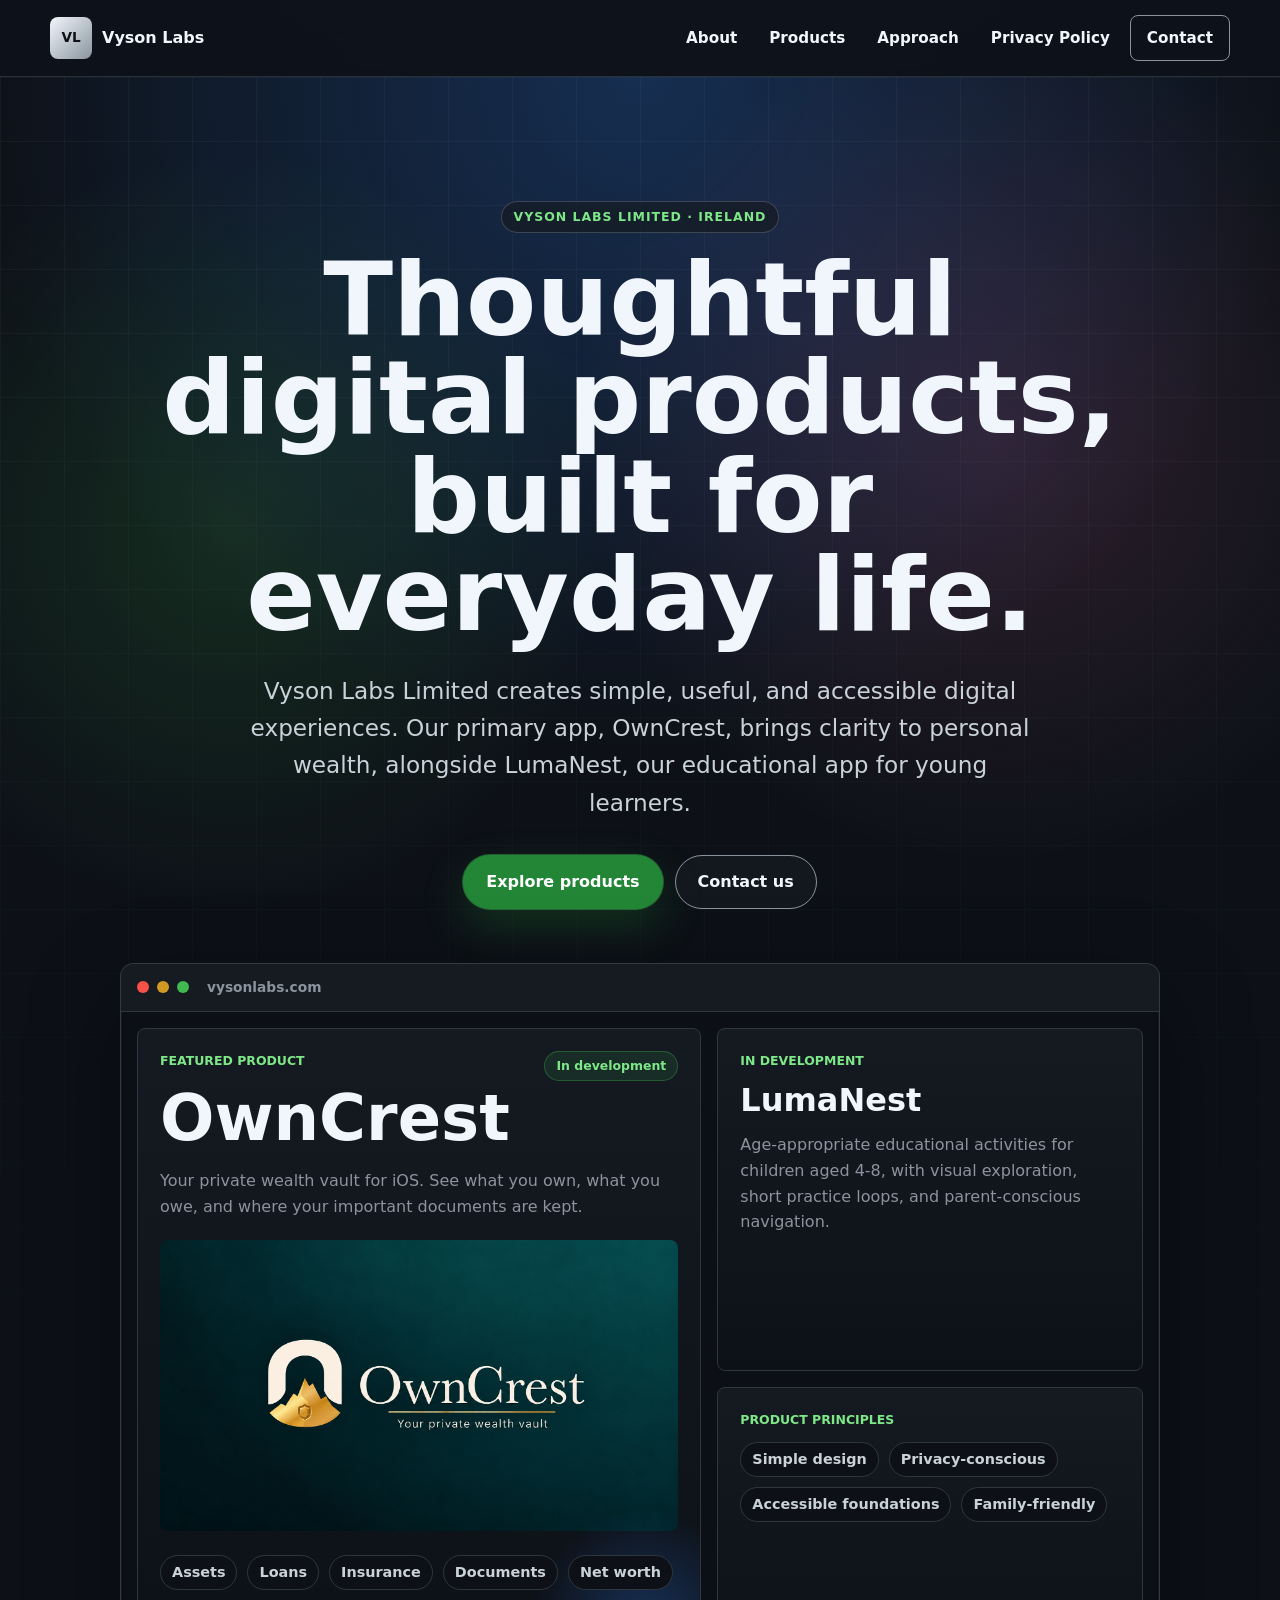
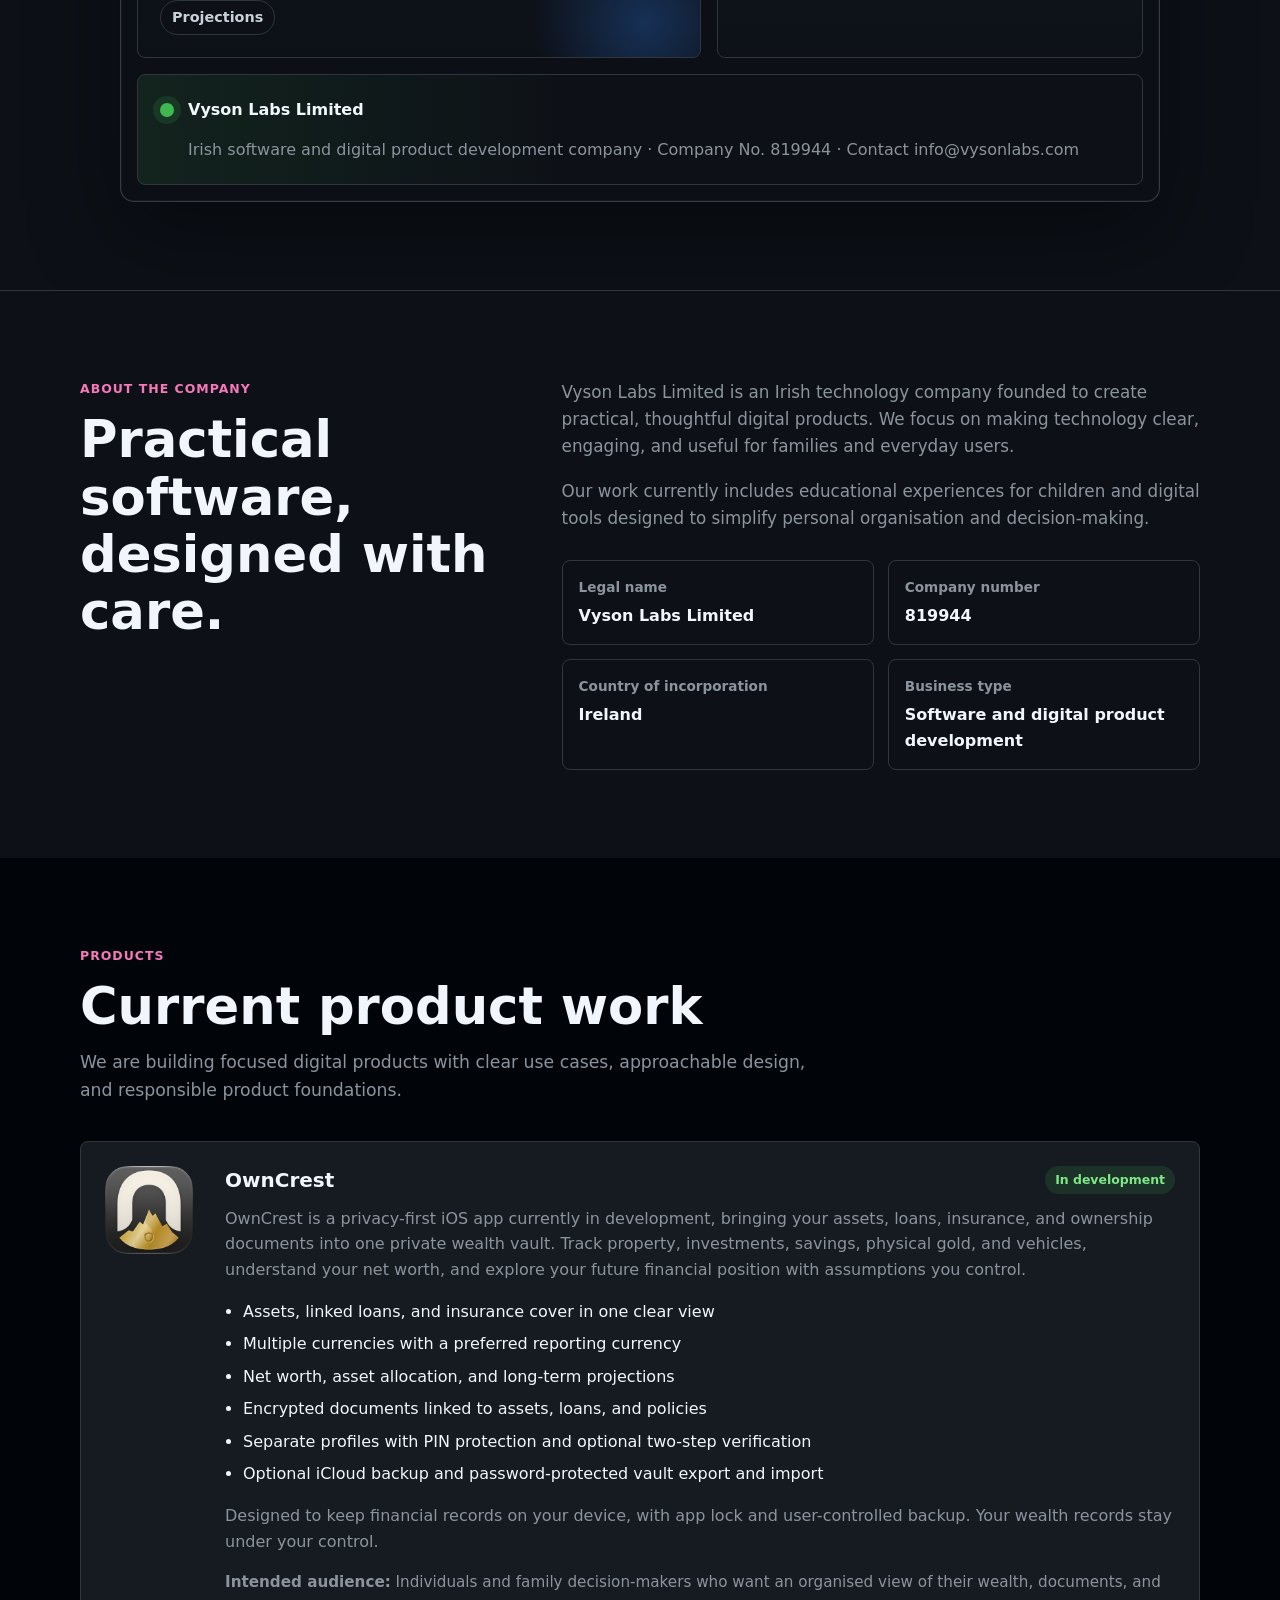
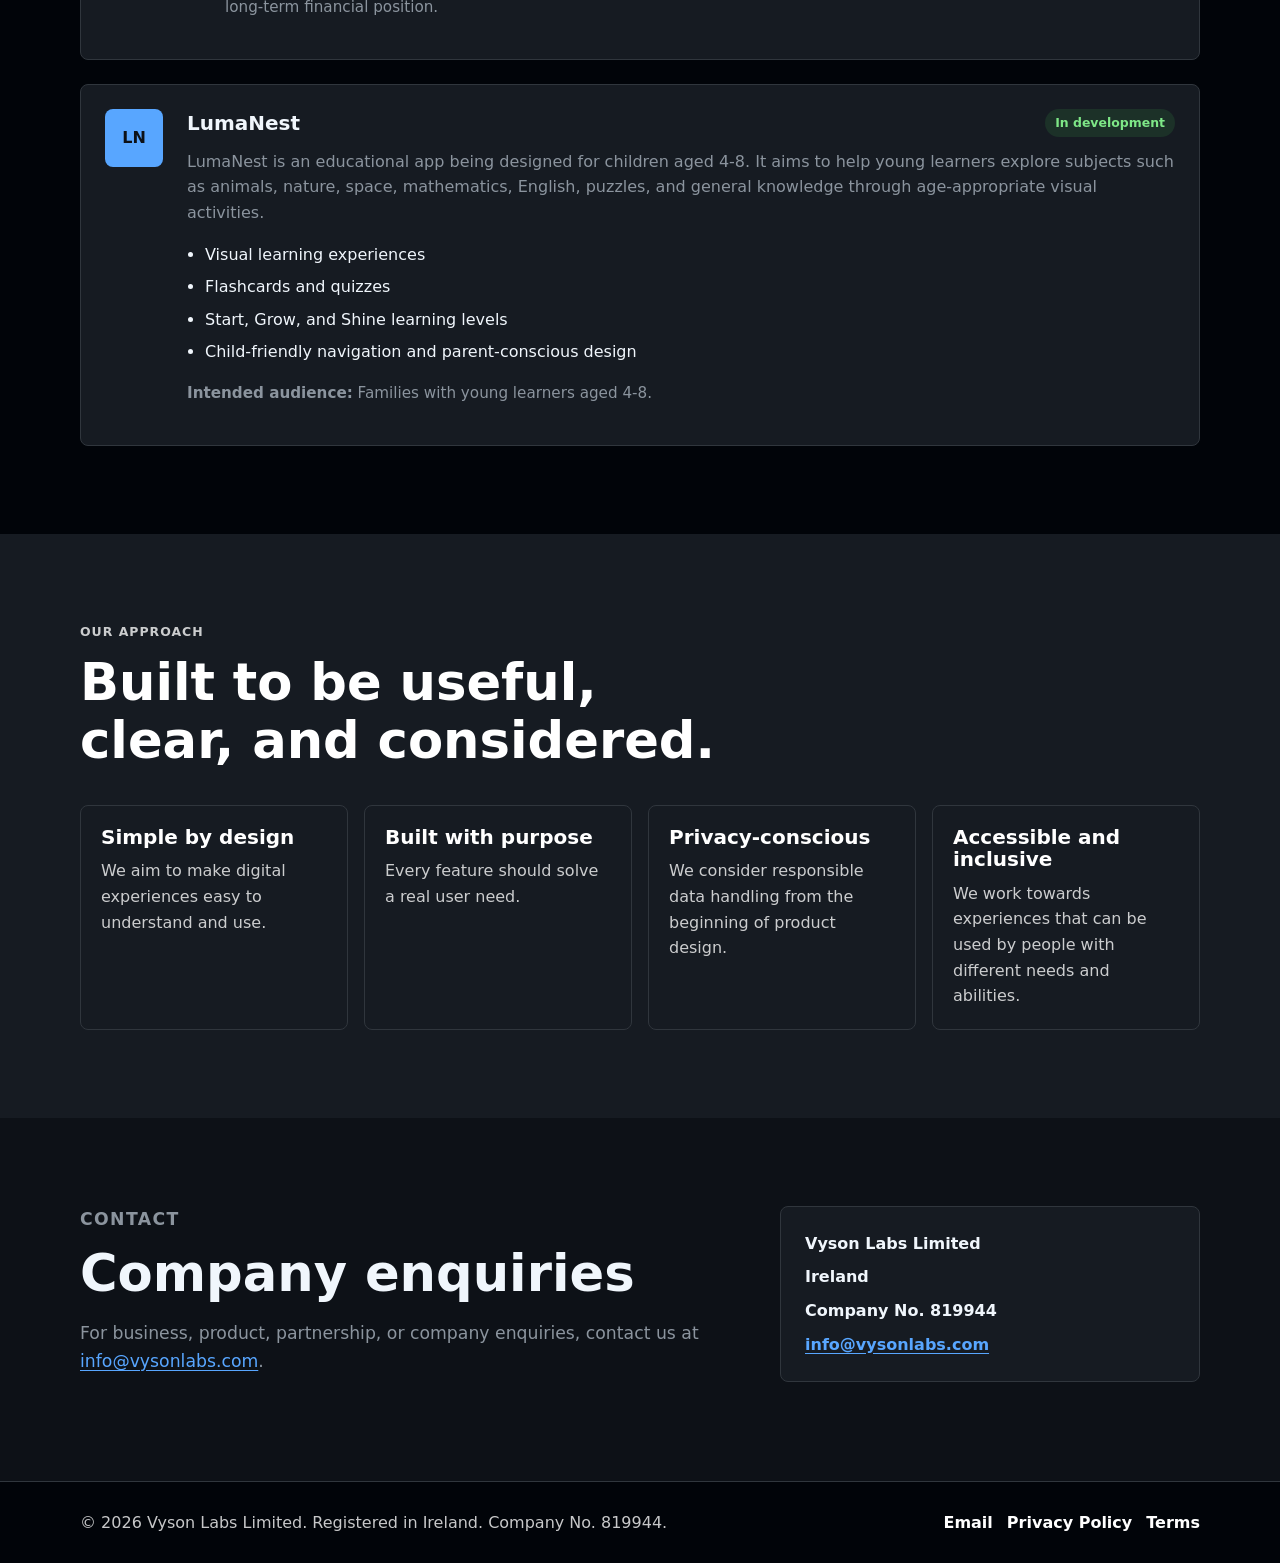
<file: index.html>
<!doctype html>
<html lang="en">
<head>
  <meta charset="utf-8">
  <meta name="viewport" content="width=device-width, initial-scale=1">
  <title>Vyson Labs Limited | Thoughtful Digital Products</title>
  <meta name="description" content="Vyson Labs Limited is an Irish technology company creating thoughtful digital products for families and everyday life.">
  <link rel="canonical" href="https://vysonlabs.com/">
  <meta property="og:title" content="Vyson Labs Limited">
  <meta property="og:description" content="Thoughtful digital products for families and everyday life.">
  <meta property="og:type" content="website">
  <meta property="og:url" content="https://vysonlabs.com/">
  <meta property="og:image" content="https://vysonlabs.com/assets/images/og-image.png">
  <meta property="og:image:width" content="1200">
  <meta property="og:image:height" content="630">
  <meta property="og:image:alt" content="Vyson Labs Limited - thoughtful digital products for families and everyday life">
  <meta name="theme-color" content="#0d1117">
  <link rel="icon" href="favicon.svg" type="image/svg+xml">
  <link rel="stylesheet" href="assets/css/styles.css?v=owncrest-feature-4">
  <script type="application/ld+json">
    {
      "@context": "https://schema.org",
      "@type": "Organization",
      "name": "Vyson Labs Limited",
      "url": "https://vysonlabs.com",
      "email": "info@vysonlabs.com",
      "address": {
        "@type": "PostalAddress",
        "addressCountry": "IE"
      }
    }
  </script>
</head>
<body>
  <a class="skip-link" href="#main">Skip to content</a>
  <header class="site-header" data-header>
    <nav class="nav" aria-label="Primary navigation">
      <a class="brand" href="./" aria-label="Vyson Labs home">
        <span class="brand-mark" aria-hidden="true">VL</span>
        <span>Vyson Labs</span>
      </a>
      <button class="nav-toggle" type="button" aria-expanded="false" aria-controls="primary-menu">
        <span class="sr-only">Toggle navigation</span>
        <span aria-hidden="true"></span>
        <span aria-hidden="true"></span>
        <span aria-hidden="true"></span>
      </button>
      <div class="nav-links" id="primary-menu">
        <a href="#about">About</a>
        <a href="#products">Products</a>
        <a href="#approach">Approach</a>
        <a href="privacy/">Privacy Policy</a>
        <a class="nav-contact" href="mailto:info@vysonlabs.com">Contact</a>
      </div>
    </nav>
  </header>

  <main id="main">
    <section class="hero section-pad">
      <div class="container hero-shell">
        <div class="hero-copy">
          <p class="eyebrow">Vyson Labs Limited · Ireland</p>
          <h1>Thoughtful digital products, built for everyday life.</h1>
          <p class="hero-text">Vyson Labs Limited creates simple, useful, and accessible digital experiences. Our primary app, OwnCrest, brings clarity to personal wealth, alongside LumaNest, our educational app for young learners.</p>
          <div class="hero-actions" aria-label="Primary actions">
            <a class="button primary" href="#products">Explore products</a>
            <a class="button secondary" href="mailto:info@vysonlabs.com">Contact us</a>
          </div>
        </div>
        <div class="hero-showcase" aria-label="Vyson Labs product development overview" role="img">
          <div class="showcase-topbar">
            <span></span>
            <span></span>
            <span></span>
            <strong>vysonlabs.com</strong>
          </div>
          <div class="showcase-grid refined-showcase">
            <div class="showcase-panel product-preview primary-preview">
              <div class="panel-header">
                <div>
                  <div class="panel-kicker">Featured product</div>
                  <h2>OwnCrest</h2>
                </div>
                <span class="panel-badge">In development</span>
              </div>
              <p>Your private wealth vault for iOS. See what you own, what you owe, and where your important documents are kept.</p>
              <img class="owncrest-brand" src="/assets/images/owncrest-brand.png" alt="OwnCrest — Your private wealth vault" width="1672" height="941">
              <div class="topic-grid" aria-label="OwnCrest features">
                <span>Assets</span>
                <span>Loans</span>
                <span>Insurance</span>
                <span>Documents</span>
                <span>Net worth</span>
                <span>Projections</span>
              </div>
            </div>
            <div class="showcase-stack">
              <div class="showcase-panel mini-product">
                <div class="panel-kicker">In development</div>
                <h3>LumaNest</h3>
                <p>Age-appropriate educational activities for children aged 4-8, with visual exploration, short practice loops, and parent-conscious navigation.</p>
              </div>
              <div class="showcase-panel principles-preview">
                <div class="panel-kicker">Product principles</div>
                <div class="principle-list">
                  <span>Simple design</span>
                  <span>Privacy-conscious</span>
                  <span>Accessible foundations</span>
                  <span>Family-friendly</span>
                </div>
              </div>
            </div>
            <div class="showcase-panel status-preview refined-status">
              <span class="status-dot"></span>
              <div>
                <strong>Vyson Labs Limited</strong>
                <p>Irish software and digital product development company · Company No. 819944 · Contact info@vysonlabs.com</p>
              </div>
            </div>
          </div>
        </div>
      </div>
    </section>

    <section class="section-pad about-band" id="about">
      <div class="container two-column">
        <div>
          <p class="eyebrow">About the company</p>
          <h2>Practical software, designed with care.</h2>
        </div>
        <div class="content-stack">
          <p>Vyson Labs Limited is an Irish technology company founded to create practical, thoughtful digital products. We focus on making technology clear, engaging, and useful for families and everyday users.</p>
          <p>Our work currently includes educational experiences for children and digital tools designed to simplify personal organisation and decision-making.</p>
          <dl class="company-facts" aria-label="Company details">
            <div><dt>Legal name</dt><dd>Vyson Labs Limited</dd></div>
            <div><dt>Company number</dt><dd>819944</dd></div>
            <div><dt>Country of incorporation</dt><dd>Ireland</dd></div>
            <div><dt>Business type</dt><dd>Software and digital product development</dd></div>
          </dl>
        </div>
      </div>
    </section>

    <section class="section-pad" id="products">
      <div class="container">
        <div class="section-heading">
          <p class="eyebrow">Products</p>
          <h2>Current product work</h2>
          <p>We are building focused digital products with clear use cases, approachable design, and responsible product foundations.</p>
        </div>
        <div class="product-grid">
          <article class="product-card owncrest-card">
            <img class="owncrest-logo" src="/assets/images/owncrest-icon.png" alt="OwnCrest app logo" width="1024" height="1024" loading="lazy">
            <div class="product-content">
              <div class="product-title-row">
                <h3>OwnCrest</h3>
                <span class="status">In development</span>
              </div>
              <p>OwnCrest is a privacy-first iOS app currently in development, bringing your assets, loans, insurance, and ownership documents into one private wealth vault. Track property, investments, savings, physical gold, and vehicles, understand your net worth, and explore your future financial position with assumptions you control.</p>
              <ul class="feature-list">
                <li>Assets, linked loans, and insurance cover in one clear view</li>
                <li>Multiple currencies with a preferred reporting currency</li>
                <li>Net worth, asset allocation, and long-term projections</li>
                <li>Encrypted documents linked to assets, loans, and policies</li>
                <li>Separate profiles with PIN protection and optional two-step verification</li>
                <li>Optional iCloud backup and password-protected vault export and import</li>
              </ul>
              <p>Designed to keep financial records on your device, with app lock and user-controlled backup. Your wealth records stay under your control.</p>
              <p class="audience"><strong>Intended audience:</strong> Individuals and family decision-makers who want an organised view of their wealth, documents, and long-term financial position.</p>
            </div>
          </article>
          <article class="product-card">
            <div class="product-icon nest" aria-hidden="true">LN</div>
            <div class="product-content">
              <div class="product-title-row">
                <h3>LumaNest</h3>
                <span class="status">In development</span>
              </div>
              <p>LumaNest is an educational app being designed for children aged 4-8. It aims to help young learners explore subjects such as animals, nature, space, mathematics, English, puzzles, and general knowledge through age-appropriate visual activities.</p>
              <ul class="feature-list">
                <li>Visual learning experiences</li>
                <li>Flashcards and quizzes</li>
                <li>Start, Grow, and Shine learning levels</li>
                <li>Child-friendly navigation and parent-conscious design</li>
              </ul>
              <p class="audience"><strong>Intended audience:</strong> Families with young learners aged 4-8.</p>
            </div>
          </article>
        </div>
      </div>
    </section>

    <section class="section-pad approach-band" id="approach">
      <div class="container">
        <div class="section-heading compact">
          <p class="eyebrow">Our approach</p>
          <h2>Built to be useful, clear, and considered.</h2>
        </div>
        <div class="values-grid">
          <article>
            <h3>Simple by design</h3>
            <p>We aim to make digital experiences easy to understand and use.</p>
          </article>
          <article>
            <h3>Built with purpose</h3>
            <p>Every feature should solve a real user need.</p>
          </article>
          <article>
            <h3>Privacy-conscious</h3>
            <p>We consider responsible data handling from the beginning of product design.</p>
          </article>
          <article>
            <h3>Accessible and inclusive</h3>
            <p>We work towards experiences that can be used by people with different needs and abilities.</p>
          </article>
        </div>
      </div>
    </section>

    <section class="section-pad contact-section" id="contact">
      <div class="container contact-grid">
        <div>
          <p class="eyebrow">Contact</p>
          <h2>Company enquiries</h2>
          <p>For business, product, partnership, or company enquiries, contact us at <a href="mailto:info@vysonlabs.com">info@vysonlabs.com</a>.</p>
        </div>
        <address class="contact-card">
          <span>Vyson Labs Limited</span>
          <span>Ireland</span>
          <span>Company No. 819944</span>
          <a href="mailto:info@vysonlabs.com">info@vysonlabs.com</a>
        </address>
      </div>
    </section>
  </main>

  <footer class="site-footer">
    <div class="container footer-grid">
      <p>© 2026 Vyson Labs Limited. Registered in Ireland. Company No. 819944.</p>
      <div class="footer-links" aria-label="Footer links">
        <a href="mailto:info@vysonlabs.com">Email</a>
        <a href="privacy/">Privacy Policy</a>
        <a href="terms/">Terms</a>
      </div>
    </div>
  </footer>
  <script src="assets/js/main.js" defer></script>
</body>
</html>
</file>
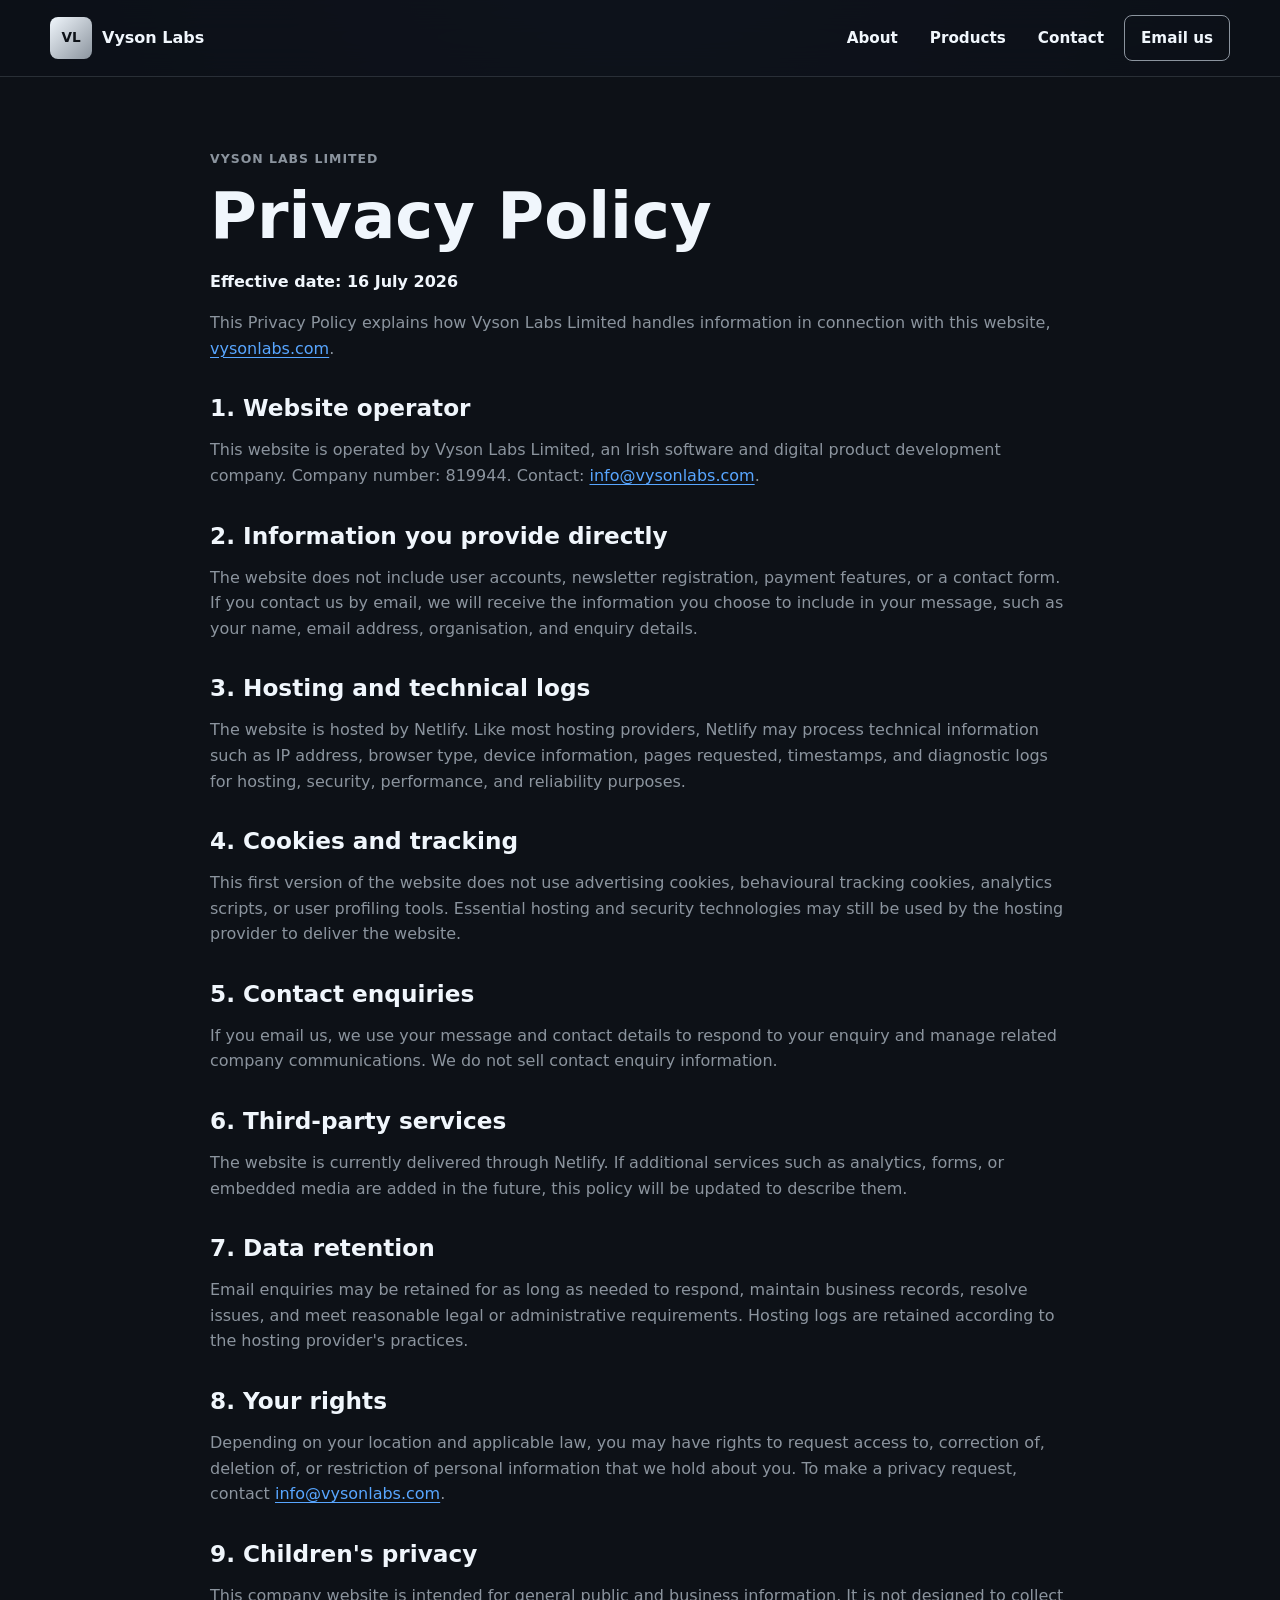
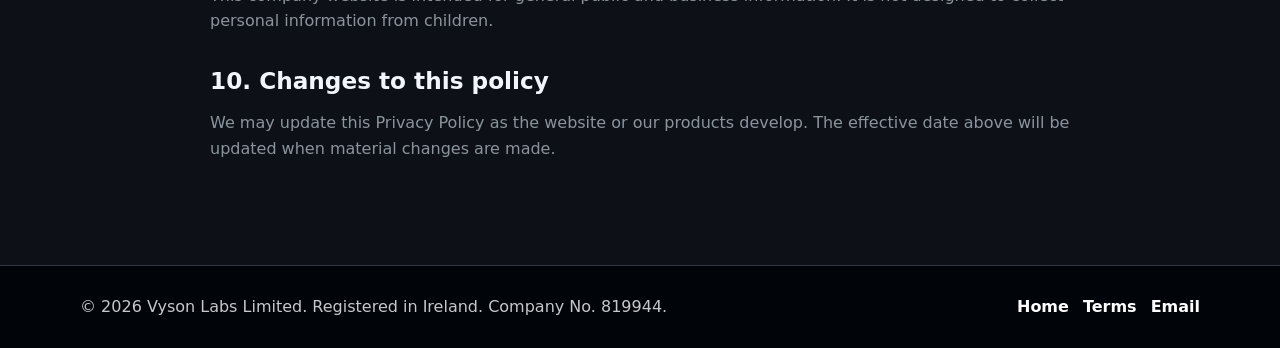
<file: privacy/index.html>
<!doctype html>
<html lang="en">
<head>
  <meta charset="utf-8">
  <meta name="viewport" content="width=device-width, initial-scale=1">
  <title>Privacy Policy | Vyson Labs Limited</title>
  <meta name="description" content="Privacy Policy for the Vyson Labs Limited website.">
  <link rel="canonical" href="https://vysonlabs.com/privacy/">
  <meta name="theme-color" content="#126b6f">
  <link rel="icon" href="../favicon.svg" type="image/svg+xml">
  <link rel="stylesheet" href="../assets/css/styles.css?v=dark-landing">
</head>
<body>
  <a class="skip-link" href="#main">Skip to content</a>
  <header class="site-header" data-header>
    <nav class="nav" aria-label="Primary navigation">
      <a class="brand" href="../" aria-label="Vyson Labs home"><span class="brand-mark" aria-hidden="true">VL</span><span>Vyson Labs</span></a>
      <button class="nav-toggle" type="button" aria-expanded="false" aria-controls="primary-menu"><span class="sr-only">Toggle navigation</span><span aria-hidden="true"></span><span aria-hidden="true"></span><span aria-hidden="true"></span></button>
      <div class="nav-links" id="primary-menu">
        <a href="../#about">About</a>
        <a href="../#products">Products</a>
        <a href="../#contact">Contact</a>
        <a class="nav-contact" href="mailto:info@vysonlabs.com">Email us</a>
      </div>
    </nav>
  </header>
  <main id="main" class="legal-page">
    <article class="container legal-content">
      <p class="eyebrow">Vyson Labs Limited</p>
      <h1>Privacy Policy</h1>
      <p class="effective-date">Effective date: 16 July 2026</p>
      <p>This Privacy Policy explains how Vyson Labs Limited handles information in connection with this website, <a href="https://vysonlabs.com">vysonlabs.com</a>.</p>

      <h2>1. Website operator</h2>
      <p>This website is operated by Vyson Labs Limited, an Irish software and digital product development company. Company number: 819944. Contact: <a href="mailto:info@vysonlabs.com">info@vysonlabs.com</a>.</p>

      <h2>2. Information you provide directly</h2>
      <p>The website does not include user accounts, newsletter registration, payment features, or a contact form. If you contact us by email, we will receive the information you choose to include in your message, such as your name, email address, organisation, and enquiry details.</p>

      <h2>3. Hosting and technical logs</h2>
      <p>The website is hosted by Netlify. Like most hosting providers, Netlify may process technical information such as IP address, browser type, device information, pages requested, timestamps, and diagnostic logs for hosting, security, performance, and reliability purposes.</p>

      <h2>4. Cookies and tracking</h2>
      <p>This first version of the website does not use advertising cookies, behavioural tracking cookies, analytics scripts, or user profiling tools. Essential hosting and security technologies may still be used by the hosting provider to deliver the website.</p>

      <h2>5. Contact enquiries</h2>
      <p>If you email us, we use your message and contact details to respond to your enquiry and manage related company communications. We do not sell contact enquiry information.</p>

      <h2>6. Third-party services</h2>
      <p>The website is currently delivered through Netlify. If additional services such as analytics, forms, or embedded media are added in the future, this policy will be updated to describe them.</p>

      <h2>7. Data retention</h2>
      <p>Email enquiries may be retained for as long as needed to respond, maintain business records, resolve issues, and meet reasonable legal or administrative requirements. Hosting logs are retained according to the hosting provider's practices.</p>

      <h2>8. Your rights</h2>
      <p>Depending on your location and applicable law, you may have rights to request access to, correction of, deletion of, or restriction of personal information that we hold about you. To make a privacy request, contact <a href="mailto:info@vysonlabs.com">info@vysonlabs.com</a>.</p>

      <h2>9. Children's privacy</h2>
      <p>This company website is intended for general public and business information. It is not designed to collect personal information from children.</p>

      <h2>10. Changes to this policy</h2>
      <p>We may update this Privacy Policy as the website or our products develop. The effective date above will be updated when material changes are made.</p>
    </article>
  </main>
  <footer class="site-footer">
    <div class="container footer-grid"><p>© 2026 Vyson Labs Limited. Registered in Ireland. Company No. 819944.</p><div class="footer-links"><a href="../">Home</a><a href="../terms/">Terms</a><a href="mailto:info@vysonlabs.com">Email</a></div></div>
  </footer>
  <script src="../assets/js/main.js" defer></script>
</body>
</html>
</file>
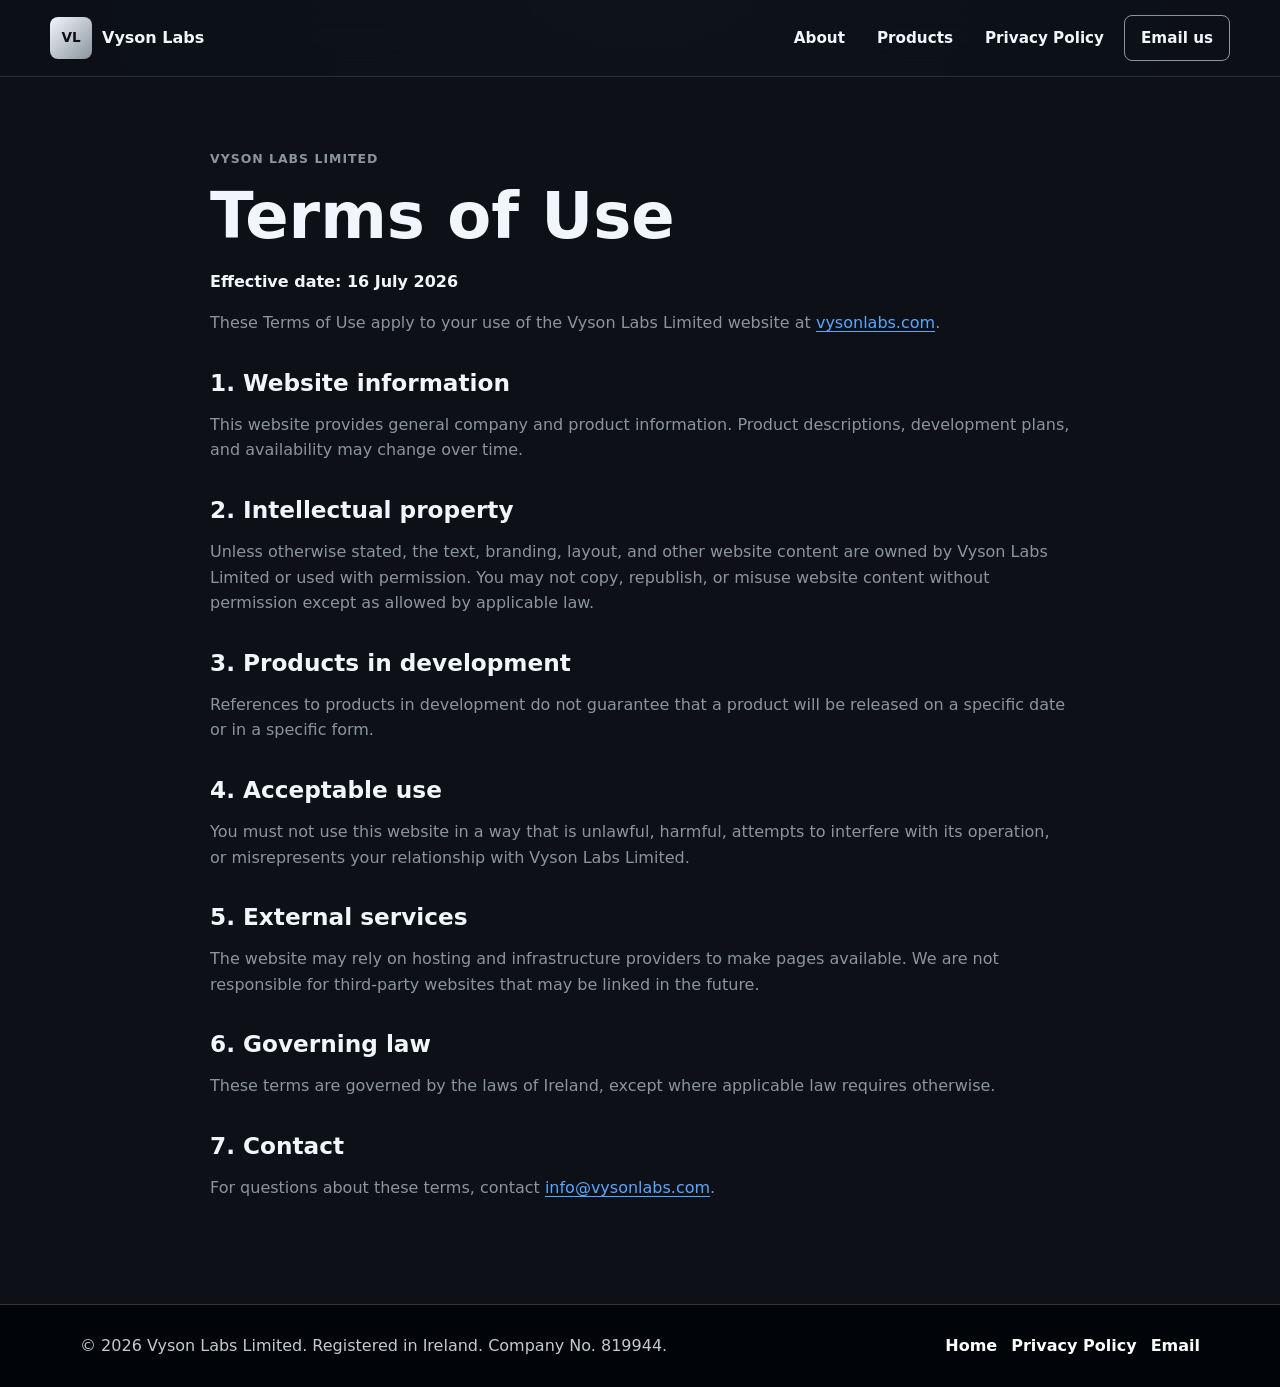
<file: terms/index.html>
<!doctype html>
<html lang="en">
<head>
  <meta charset="utf-8">
  <meta name="viewport" content="width=device-width, initial-scale=1">
  <title>Terms of Use | Vyson Labs Limited</title>
  <meta name="description" content="Terms of Use for the Vyson Labs Limited website.">
  <link rel="canonical" href="https://vysonlabs.com/terms/">
  <meta name="theme-color" content="#126b6f">
  <link rel="icon" href="../favicon.svg" type="image/svg+xml">
  <link rel="stylesheet" href="../assets/css/styles.css?v=dark-landing">
</head>
<body>
  <a class="skip-link" href="#main">Skip to content</a>
  <header class="site-header" data-header>
    <nav class="nav" aria-label="Primary navigation">
      <a class="brand" href="../" aria-label="Vyson Labs home"><span class="brand-mark" aria-hidden="true">VL</span><span>Vyson Labs</span></a>
      <button class="nav-toggle" type="button" aria-expanded="false" aria-controls="primary-menu"><span class="sr-only">Toggle navigation</span><span aria-hidden="true"></span><span aria-hidden="true"></span><span aria-hidden="true"></span></button>
      <div class="nav-links" id="primary-menu"><a href="../#about">About</a><a href="../#products">Products</a><a href="../privacy/">Privacy Policy</a><a class="nav-contact" href="mailto:info@vysonlabs.com">Email us</a></div>
    </nav>
  </header>
  <main id="main" class="legal-page">
    <article class="container legal-content">
      <p class="eyebrow">Vyson Labs Limited</p>
      <h1>Terms of Use</h1>
      <p class="effective-date">Effective date: 16 July 2026</p>
      <p>These Terms of Use apply to your use of the Vyson Labs Limited website at <a href="https://vysonlabs.com">vysonlabs.com</a>.</p>

      <h2>1. Website information</h2>
      <p>This website provides general company and product information. Product descriptions, development plans, and availability may change over time.</p>

      <h2>2. Intellectual property</h2>
      <p>Unless otherwise stated, the text, branding, layout, and other website content are owned by Vyson Labs Limited or used with permission. You may not copy, republish, or misuse website content without permission except as allowed by applicable law.</p>

      <h2>3. Products in development</h2>
      <p>References to products in development do not guarantee that a product will be released on a specific date or in a specific form.</p>

      <h2>4. Acceptable use</h2>
      <p>You must not use this website in a way that is unlawful, harmful, attempts to interfere with its operation, or misrepresents your relationship with Vyson Labs Limited.</p>

      <h2>5. External services</h2>
      <p>The website may rely on hosting and infrastructure providers to make pages available. We are not responsible for third-party websites that may be linked in the future.</p>

      <h2>6. Governing law</h2>
      <p>These terms are governed by the laws of Ireland, except where applicable law requires otherwise.</p>

      <h2>7. Contact</h2>
      <p>For questions about these terms, contact <a href="mailto:info@vysonlabs.com">info@vysonlabs.com</a>.</p>
    </article>
  </main>
  <footer class="site-footer"><div class="container footer-grid"><p>© 2026 Vyson Labs Limited. Registered in Ireland. Company No. 819944.</p><div class="footer-links"><a href="../">Home</a><a href="../privacy/">Privacy Policy</a><a href="mailto:info@vysonlabs.com">Email</a></div></div></footer>
  <script src="../assets/js/main.js" defer></script>
</body>
</html>
</file>
<file: assets/css/styles.css>
:root {
  --ink: #1d2730;
  --muted: #596876;
  --paper: #fffdf8;
  --surface: #ffffff;
  --soft: #eef7f4;
  --teal: #126b6f;
  --teal-dark: #0d4f52;
  --coral: #d75f4d;
  --gold: #e0aa37;
  --mint: #9fd8c6;
  --line: #dce7e2;
  --shadow: 0 24px 70px rgba(29, 39, 48, 0.12);
  --radius: 8px;
  --max: 1120px;
}

* { box-sizing: border-box; }
html { scroll-behavior: smooth; }
body {
  margin: 0;
  font-family: Inter, ui-sans-serif, system-ui, -apple-system, BlinkMacSystemFont, "Segoe UI", sans-serif;
  color: var(--ink);
  background: var(--paper);
  line-height: 1.6;
  text-rendering: optimizeLegibility;
}
body.nav-open { overflow: hidden; }
a { color: var(--teal); text-underline-offset: 0.18em; }
a:hover { color: var(--teal-dark); }
img { max-width: 100%; height: auto; }
.container { width: min(100% - 40px, var(--max)); margin: 0 auto; }
.section-pad { padding: 88px 0; }
.skip-link {
  position: absolute;
  left: 16px;
  top: -80px;
  z-index: 20;
  background: var(--ink);
  color: #fff;
  padding: 10px 14px;
  border-radius: var(--radius);
}
.skip-link:focus { top: 16px; }
:focus-visible { outline: 3px solid var(--gold); outline-offset: 4px; }
.sr-only {
  position: absolute;
  width: 1px;
  height: 1px;
  padding: 0;
  margin: -1px;
  overflow: hidden;
  clip: rect(0, 0, 0, 0);
  white-space: nowrap;
  border: 0;
}

.site-header {
  position: sticky;
  top: 0;
  z-index: 10;
  background: rgba(255, 253, 248, 0.92);
  border-bottom: 1px solid rgba(220, 231, 226, 0.8);
  backdrop-filter: blur(16px);
}
.nav {
  width: min(100% - 40px, 1180px);
  min-height: 76px;
  margin: 0 auto;
  display: flex;
  align-items: center;
  justify-content: space-between;
  gap: 24px;
}
.brand {
  display: inline-flex;
  align-items: center;
  gap: 10px;
  color: var(--ink);
  font-weight: 800;
  text-decoration: none;
  letter-spacing: 0;
}
.brand-mark {
  display: grid;
  place-items: center;
  width: 42px;
  height: 42px;
  border-radius: var(--radius);
  color: #fff;
  background: linear-gradient(135deg, var(--teal), var(--coral));
  font-size: 0.85rem;
  font-weight: 800;
}
.nav-links {
  display: flex;
  align-items: center;
  gap: 8px;
}
.nav-links a {
  color: var(--ink);
  text-decoration: none;
  font-weight: 700;
  font-size: 0.95rem;
  padding: 10px 12px;
  border-radius: var(--radius);
}
.nav-links a:hover { background: var(--soft); color: var(--teal-dark); }
.nav-links .nav-contact {
  background: var(--teal);
  color: #fff;
  padding-inline: 16px;
}
.nav-links .nav-contact:hover { background: var(--teal-dark); color: #fff; }
.nav-toggle {
  display: none;
  width: 44px;
  height: 44px;
  border: 1px solid var(--line);
  border-radius: var(--radius);
  background: var(--surface);
  padding: 10px;
}
.nav-toggle span:not(.sr-only) {
  display: block;
  width: 100%;
  height: 2px;
  margin: 5px 0;
  background: var(--ink);
}

.hero {
  position: relative;
  overflow: hidden;
  background:
    radial-gradient(circle at 82% 20%, rgba(224, 170, 55, 0.2), transparent 28%),
    linear-gradient(135deg, #fffdf8 0%, #eef7f4 100%);
}
.hero-grid {
  display: grid;
  grid-template-columns: minmax(0, 1.05fr) minmax(340px, 0.95fr);
  align-items: center;
  gap: 64px;
}
.eyebrow {
  margin: 0 0 12px;
  color: var(--coral);
  font-size: 0.78rem;
  font-weight: 800;
  letter-spacing: 0.08em;
  text-transform: uppercase;
}
h1, h2, h3 { line-height: 1.12; margin: 0; letter-spacing: 0; }
h1 { font-size: clamp(2.45rem, 6vw, 5.25rem); max-width: 850px; }
h2 { font-size: clamp(2rem, 4vw, 3.3rem); }
h3 { font-size: 1.25rem; }
.hero-text {
  max-width: 680px;
  margin: 24px 0 0;
  color: var(--muted);
  font-size: clamp(1.05rem, 2vw, 1.28rem);
}
.hero-actions {
  display: flex;
  flex-wrap: wrap;
  gap: 14px;
  margin-top: 34px;
}
.button {
  display: inline-flex;
  align-items: center;
  justify-content: center;
  min-height: 48px;
  border-radius: var(--radius);
  padding: 12px 18px;
  font-weight: 800;
  text-decoration: none;
  border: 1px solid transparent;
}
.button.primary { background: var(--teal); color: #fff; box-shadow: 0 12px 28px rgba(18, 107, 111, 0.22); }
.button.primary:hover { background: var(--teal-dark); color: #fff; }
.button.secondary { background: #fff; color: var(--teal-dark); border-color: var(--line); }
.button.secondary:hover { border-color: var(--teal); }
.hero-visual {
  position: relative;
  min-height: 430px;
}
.device-panel {
  position: relative;
  z-index: 2;
  min-height: 400px;
  border: 1px solid rgba(18, 107, 111, 0.14);
  border-radius: 28px;
  background: linear-gradient(150deg, #ffffff, #eef7f4 60%, #fff3dc);
  box-shadow: var(--shadow);
  padding: 32px;
  overflow: hidden;
}
.device-panel::before {
  content: "";
  position: absolute;
  inset: 90px 28px auto auto;
  width: 170px;
  height: 170px;
  border-radius: 50%;
  background: conic-gradient(from 20deg, var(--teal), var(--mint), var(--gold), var(--coral), var(--teal));
  opacity: 0.82;
}
.device-topline {
  width: 90px;
  height: 8px;
  border-radius: 999px;
  background: rgba(29, 39, 48, 0.16);
  margin: 0 auto 42px;
}
.learning-card {
  position: absolute;
  display: flex;
  align-items: center;
  gap: 12px;
  min-width: 190px;
  padding: 16px;
  border: 1px solid rgba(220, 231, 226, 0.9);
  border-radius: var(--radius);
  background: rgba(255, 255, 255, 0.86);
  box-shadow: 0 18px 45px rgba(29, 39, 48, 0.12);
}
.card-one { left: 34px; top: 110px; }
.card-two { right: 34px; top: 220px; }
.card-three { left: 72px; bottom: 42px; }
.mini-icon {
  display: grid;
  place-items: center;
  width: 44px;
  height: 44px;
  border-radius: var(--radius);
  color: #fff;
  background: var(--teal);
  font-weight: 900;
}
.card-two .mini-icon { background: var(--coral); }
.card-three .mini-icon { background: var(--gold); color: var(--ink); }
.signal-block {
  position: absolute;
  border-radius: 24px;
  background: var(--coral);
  opacity: 0.18;
}
.signal-a { width: 120px; height: 120px; right: -16px; top: -12px; }
.signal-b { width: 170px; height: 90px; left: -22px; bottom: 28px; background: var(--teal); }

.about-band { background: #fff; }
.two-column {
  display: grid;
  grid-template-columns: minmax(220px, 0.8fr) minmax(0, 1.2fr);
  gap: 56px;
}
.content-stack p { margin: 0 0 18px; color: var(--muted); font-size: 1.05rem; }
.company-facts {
  display: grid;
  grid-template-columns: repeat(2, minmax(0, 1fr));
  gap: 14px;
  margin: 28px 0 0;
}
.company-facts div {
  border: 1px solid var(--line);
  border-radius: var(--radius);
  background: var(--paper);
  padding: 16px;
}
dt { color: var(--muted); font-size: 0.85rem; font-weight: 800; }
dd { margin: 4px 0 0; font-weight: 800; }
.section-heading { max-width: 760px; margin-bottom: 36px; }
.section-heading p:not(.eyebrow) { color: var(--muted); font-size: 1.08rem; margin: 14px 0 0; }
.section-heading.compact { max-width: 680px; }
.product-grid { display: grid; grid-template-columns: minmax(0, 1fr); gap: 24px; }
.product-card {
  display: grid;
  grid-template-columns: auto minmax(0, 1fr);
  align-items: start;
  gap: 24px;
  border: 1px solid var(--line);
  border-radius: var(--radius);
  background: #fff;
  padding: 24px;
  box-shadow: 0 16px 50px rgba(29, 39, 48, 0.08);
}
.product-icon {
  display: grid;
  place-items: center;
  width: 58px;
  height: 58px;
  border-radius: var(--radius);
  color: #fff;
  font-weight: 900;
  background: var(--teal);
}
.product-card.owncrest-card {
  grid-template-columns: 88px minmax(0, 1fr);
  gap: 32px;
}
.product-content { min-width: 0; }
.owncrest-logo {
  display: block;
  width: 88px;
  height: 88px;
  object-fit: contain;
}
.owncrest-brand {
  display: block;
  width: 100%;
  height: auto;
  margin: 20px 0;
  border-radius: var(--radius);
}
.product-title-row {
  display: flex;
  flex-wrap: wrap;
  align-items: center;
  gap: 10px;
  justify-content: space-between;
  margin-bottom: 12px;
}
.status {
  display: inline-flex;
  align-items: center;
  min-height: 28px;
  border-radius: 999px;
  padding: 4px 10px;
  background: var(--soft);
  color: var(--teal-dark);
  font-size: 0.78rem;
  font-weight: 900;
}
.status.concept { background: #fff3dc; color: #76510a; }
.product-card p { color: var(--muted); margin: 0 0 16px; }
.feature-list { padding-left: 18px; margin: 0 0 16px; color: var(--ink); }
.feature-list li { margin: 7px 0; }
.audience { font-size: 0.95rem; }
.approach-band { background: var(--teal-dark); color: #fff; }
.approach-band .eyebrow { color: var(--mint); }
.approach-band .section-heading p { color: rgba(255,255,255,0.78); }
.values-grid {
  display: grid;
  grid-template-columns: repeat(4, minmax(0, 1fr));
  gap: 16px;
}
.values-grid article {
  border: 1px solid rgba(255, 255, 255, 0.18);
  border-radius: var(--radius);
  padding: 20px;
  background: rgba(255, 255, 255, 0.07);
}
.values-grid p { margin: 10px 0 0; color: rgba(255, 255, 255, 0.78); }
.contact-section { background: #fff; }
.contact-grid {
  display: grid;
  grid-template-columns: minmax(0, 1fr) minmax(280px, 420px);
  gap: 40px;
  align-items: start;
}
.contact-grid p { max-width: 650px; color: var(--muted); font-size: 1.08rem; }
.contact-card {
  display: grid;
  gap: 8px;
  border: 1px solid var(--line);
  border-radius: var(--radius);
  background: var(--paper);
  padding: 24px;
  font-style: normal;
  font-weight: 700;
}
.site-footer {
  background: var(--ink);
  color: rgba(255, 255, 255, 0.78);
  padding: 28px 0;
}
.footer-grid {
  display: flex;
  justify-content: space-between;
  align-items: center;
  gap: 20px;
}
.footer-grid p { margin: 0; }
.footer-links { display: flex; flex-wrap: wrap; gap: 14px; }
.footer-links a { color: #fff; font-weight: 700; text-decoration: none; }
.footer-links a:hover { text-decoration: underline; }
.legal-page { background: #fff; }
.legal-content {
  max-width: 860px;
  padding-top: 72px;
  padding-bottom: 88px;
}
.legal-content h1 { font-size: clamp(2.3rem, 5vw, 4rem); }
.legal-content h2 { font-size: 1.45rem; margin-top: 34px; }
.legal-content p { color: var(--muted); }
.effective-date { font-weight: 800; color: var(--ink) !important; }

@media (max-width: 900px) {
  .section-pad { padding: 68px 0; }
  .hero-grid, .two-column, .contact-grid { grid-template-columns: 1fr; }
  .hero-grid { gap: 42px; }
  .hero-visual { min-height: 360px; }
  .device-panel { min-height: 350px; }
  .product-grid, .values-grid { grid-template-columns: 1fr; }
  .company-facts { grid-template-columns: 1fr; }
}

@media (max-width: 760px) {
  .container, .nav { width: min(100% - 28px, var(--max)); }
  .nav-toggle { display: block; }
  .nav-links {
    position: fixed;
    inset: 76px 14px auto 14px;
    display: none;
    flex-direction: column;
    align-items: stretch;
    gap: 6px;
    padding: 14px;
    border: 1px solid var(--line);
    border-radius: var(--radius);
    background: #fff;
    box-shadow: var(--shadow);
  }
  body.nav-open .nav-links { display: flex; }
  .nav-links a { padding: 13px 12px; }
  .hero { padding-top: 12px; }
  h1 { font-size: clamp(2.35rem, 13vw, 3.8rem); }
  .hero-actions { align-items: stretch; flex-direction: column; }
  .button { width: 100%; }
  .product-card, .product-card.owncrest-card { grid-template-columns: minmax(0, 1fr); }
  .footer-grid { align-items: flex-start; flex-direction: column; }
  .learning-card { min-width: 160px; }
  .card-one { left: 18px; }
  .card-two { right: 18px; }
  .card-three { left: 34px; }
}

@media (max-width: 430px) {
  .section-pad { padding: 56px 0; }
  .device-panel { padding: 24px 18px; }
  .hero-visual { min-height: 330px; }
  .device-panel { min-height: 320px; }
  .learning-card { padding: 12px; min-width: 142px; }
  .mini-icon { width: 38px; height: 38px; }
  .card-two { top: 192px; }
  .card-three { bottom: 30px; left: 18px; }
}

@media (prefers-reduced-motion: reduce) {
  *, *::before, *::after {
    animation-duration: 0.01ms !important;
    animation-iteration-count: 1 !important;
    scroll-behavior: auto !important;
    transition-duration: 0.01ms !important;
  }
}

.not-found-page {
  min-height: 62vh;
  display: grid;
  align-items: center;
  background: linear-gradient(135deg, #fffdf8 0%, #eef7f4 100%);
}
.not-found-content {
  max-width: 760px;
  padding-top: 84px;
  padding-bottom: 84px;
}
.not-found-content p:not(.eyebrow) {
  color: var(--muted);
  font-size: 1.12rem;
  margin: 20px 0 0;
}
@media (max-width: 760px) {
  .static-links {
    position: static;
    display: flex;
    flex-direction: row;
    box-shadow: none;
    border: 0;
    padding: 0;
    background: transparent;
  }
  .static-links a:not(.nav-contact) { display: none; }
}


/* Dark GitHub-inspired landing treatment */
:root {
  --ink: #f0f6fc;
  --muted: #8b949e;
  --paper: #0d1117;
  --surface: #161b22;
  --soft: #21262d;
  --teal: #2f81f7;
  --teal-dark: #58a6ff;
  --coral: #f778ba;
  --gold: #d29922;
  --mint: #3fb950;
  --line: #30363d;
  --shadow: 0 32px 90px rgba(1, 4, 9, 0.48);
}

body {
  color: var(--ink);
  background:
    radial-gradient(circle at 50% -10%, rgba(47, 129, 247, 0.22), transparent 34%),
    linear-gradient(180deg, #0d1117 0%, #0d1117 48%, #010409 100%);
}

a { color: #58a6ff; }
a:hover { color: #79c0ff; }

.site-header {
  background: rgba(13, 17, 23, 0.88);
  border-bottom: 1px solid rgba(48, 54, 61, 0.82);
}

.brand,
.nav-links a { color: #f0f6fc; }

.brand-mark {
  color: #0d1117;
  background: linear-gradient(135deg, #f0f6fc, #8b949e);
}

.nav-links a:hover {
  background: #21262d;
  color: #f0f6fc;
}

.nav-links .nav-contact {
  background: transparent;
  color: #f0f6fc;
  border: 1px solid #8b949e;
}

.nav-links .nav-contact:hover {
  background: #238636;
  border-color: #3fb950;
  color: #fff;
}

.nav-toggle {
  background: #161b22;
  border-color: #30363d;
}

.nav-toggle span:not(.sr-only) { background: #f0f6fc; }

.hero {
  min-height: calc(100vh - 76px);
  display: grid;
  align-items: center;
  background:
    radial-gradient(circle at 18% 25%, rgba(63, 185, 80, 0.16), transparent 22%),
    radial-gradient(circle at 78% 20%, rgba(247, 120, 186, 0.14), transparent 24%),
    radial-gradient(circle at 50% 0%, rgba(47, 129, 247, 0.26), transparent 35%),
    #0d1117;
  border-bottom: 1px solid #30363d;
}

.hero::before {
  content: "";
  position: absolute;
  inset: 0;
  pointer-events: none;
  background-image:
    linear-gradient(rgba(139, 148, 158, 0.08) 1px, transparent 1px),
    linear-gradient(90deg, rgba(139, 148, 158, 0.08) 1px, transparent 1px);
  background-size: 64px 64px;
  mask-image: linear-gradient(to bottom, rgba(0,0,0,0.95), transparent 78%);
}

.hero-shell {
  position: relative;
  z-index: 1;
  display: grid;
  gap: 54px;
  padding-top: 36px;
}

.hero-copy {
  max-width: 980px;
  margin: 0 auto;
  text-align: center;
}

.hero .eyebrow {
  display: inline-flex;
  align-items: center;
  min-height: 32px;
  margin-bottom: 18px;
  padding: 5px 12px;
  border: 1px solid rgba(139, 148, 158, 0.34);
  border-radius: 999px;
  color: #7ee787;
  background: rgba(22, 27, 34, 0.7);
}

.hero h1 {
  max-width: 1040px;
  margin: 0 auto;
  font-size: clamp(3.1rem, 8vw, 6.85rem);
  line-height: 0.96;
  color: #f0f6fc;
}

.hero-text {
  max-width: 780px;
  margin: 28px auto 0;
  color: #c9d1d9;
  font-size: clamp(1.12rem, 2.2vw, 1.45rem);
}

.hero-actions {
  justify-content: center;
  gap: 12px;
  margin-top: 34px;
}

.button {
  min-height: 54px;
  border-radius: 999px;
  padding: 13px 22px;
  font-weight: 800;
}

.button.primary {
  background: #238636;
  color: #fff;
  box-shadow: 0 0 0 1px rgba(63, 185, 80, 0.45), 0 18px 42px rgba(35, 134, 54, 0.28);
}

.button.primary:hover { background: #2ea043; }

.button.secondary {
  background: rgba(22, 27, 34, 0.72);
  color: #f0f6fc;
  border-color: #8b949e;
}

.button.secondary:hover {
  border-color: #f0f6fc;
  color: #fff;
}

.hero-showcase {
  width: min(100%, 1040px);
  margin: 0 auto;
  overflow: hidden;
  border: 1px solid rgba(139, 148, 158, 0.32);
  border-radius: 14px;
  background: rgba(13, 17, 23, 0.72);
  box-shadow: var(--shadow), 0 0 0 1px rgba(240, 246, 252, 0.04) inset;
  backdrop-filter: blur(18px);
}

.showcase-topbar {
  display: flex;
  align-items: center;
  gap: 8px;
  min-height: 48px;
  padding: 0 16px;
  border-bottom: 1px solid #30363d;
  background: #161b22;
}

.showcase-topbar span {
  width: 12px;
  height: 12px;
  border-radius: 50%;
  background: #f85149;
}

.showcase-topbar span:nth-child(2) { background: #d29922; }
.showcase-topbar span:nth-child(3) { background: #3fb950; }
.showcase-topbar strong {
  margin-left: 10px;
  color: #8b949e;
  font-size: 0.86rem;
}

.showcase-grid {
  display: grid;
  grid-template-columns: minmax(0, 1.14fr) minmax(300px, 0.86fr);
  gap: 16px;
  padding: 16px;
}

.showcase-panel {
  border: 1px solid #30363d;
  border-radius: 8px;
  background: linear-gradient(180deg, rgba(22, 27, 34, 0.96), rgba(13, 17, 23, 0.96));
  padding: 22px;
}

.panel-header {
  display: flex;
  align-items: flex-start;
  justify-content: space-between;
  gap: 18px;
}

.panel-kicker {
  margin-bottom: 12px;
  color: #7ee787;
  font-size: 0.78rem;
  font-weight: 800;
  text-transform: uppercase;
}

.panel-badge {
  display: inline-flex;
  align-items: center;
  min-height: 30px;
  white-space: nowrap;
  border: 1px solid rgba(63, 185, 80, 0.34);
  border-radius: 999px;
  padding: 4px 11px;
  color: #7ee787;
  background: rgba(63, 185, 80, 0.12);
  font-size: 0.78rem;
  font-weight: 900;
}

.product-preview h2 {
  color: #f0f6fc;
  font-size: clamp(2.5rem, 5vw, 4.4rem);
}

.product-preview p,
.status-preview p,
.mini-product p {
  color: #8b949e;
  margin: 14px 0 0;
}

.primary-preview {
  position: relative;
  min-height: 430px;
  overflow: hidden;
}

.primary-preview::after {
  content: "";
  position: absolute;
  right: -70px;
  bottom: -90px;
  width: 250px;
  height: 250px;
  border-radius: 50%;
  background: radial-gradient(circle, rgba(47, 129, 247, 0.28), transparent 64%);
}

.learning-path {
  position: relative;
  z-index: 1;
  display: grid;
  grid-template-columns: repeat(3, 1fr);
  gap: 10px;
  margin-top: 30px;
}

.learning-path span {
  min-height: 78px;
  display: grid;
  place-items: center;
  border: 1px solid rgba(88, 166, 255, 0.3);
  border-radius: 8px;
  color: #f0f6fc;
  background:
    linear-gradient(180deg, rgba(88, 166, 255, 0.18), rgba(63, 185, 80, 0.08)),
    #0d1117;
  font-size: 1.05rem;
  font-weight: 900;
}

.learning-path span:nth-child(2) {
  border-color: rgba(63, 185, 80, 0.34);
  background:
    linear-gradient(180deg, rgba(63, 185, 80, 0.18), rgba(88, 166, 255, 0.08)),
    #0d1117;
}

.learning-path span:nth-child(3) {
  border-color: rgba(247, 120, 186, 0.34);
  background:
    linear-gradient(180deg, rgba(247, 120, 186, 0.18), rgba(88, 166, 255, 0.08)),
    #0d1117;
}

.topic-grid {
  position: relative;
  z-index: 1;
  display: flex;
  flex-wrap: wrap;
  gap: 10px;
  margin-top: 24px;
}

.topic-grid span,
.principle-list span {
  display: inline-flex;
  align-items: center;
  min-height: 32px;
  border: 1px solid #30363d;
  border-radius: 999px;
  padding: 5px 11px;
  color: #c9d1d9;
  background: #0d1117;
  font-size: 0.9rem;
  font-weight: 800;
}

.showcase-stack {
  display: grid;
  gap: 16px;
}

.mini-product h3 {
  color: #f0f6fc;
  font-size: 2rem;
}

.principle-list {
  display: flex;
  flex-wrap: wrap;
  gap: 10px;
}

.refined-status {
  grid-column: 1 / -1;
  display: flex;
  gap: 14px;
  align-items: flex-start;
  background:
    linear-gradient(90deg, rgba(63, 185, 80, 0.11), transparent 42%),
    #0d1117;
}

.status-dot {
  flex: 0 0 auto;
  width: 14px;
  height: 14px;
  margin-top: 6px;
  border-radius: 50%;
  background: #3fb950;
  box-shadow: 0 0 0 7px rgba(63, 185, 80, 0.14);
}

.about-band,
.contact-section,
.legal-page {
  background: #0d1117;
}

#products {
  background: #010409;
}

.approach-band {
  background: #161b22;
}

.content-stack p,
.section-heading p:not(.eyebrow),
.product-card p,
.contact-grid p,
.legal-content p,
.not-found-content p:not(.eyebrow) {
  color: #8b949e;
}

.company-facts div,
.product-card,
.contact-card,
.values-grid article {
  border-color: #30363d;
  background: #161b22;
  box-shadow: none;
}

.company-facts div { background: #0d1117; }

.product-icon {
  color: #0d1117;
  background: #58a6ff;
}


.status {
  background: rgba(63, 185, 80, 0.14);
  color: #7ee787;
}

.status.concept {
  background: rgba(210, 153, 34, 0.16);
  color: #e3b341;
}

.site-footer {
  background: #010409;
  border-top: 1px solid #30363d;
}

.not-found-page {
  background: radial-gradient(circle at 50% 0%, rgba(47, 129, 247, 0.18), transparent 38%), #0d1117;
}

@media (max-width: 900px) {
  .showcase-grid { grid-template-columns: 1fr; }
  .status-preview { grid-column: auto; }
}

@media (max-width: 760px) {
  .nav-links {
    background: #161b22;
    border-color: #30363d;
  }
  .hero { min-height: auto; }
  .hero-shell { padding-top: 8px; }
  .hero h1 { font-size: clamp(3rem, 15vw, 4.7rem); }
  .hero-actions { align-items: center; }
  .button { width: min(100%, 340px); }
}
</file>
